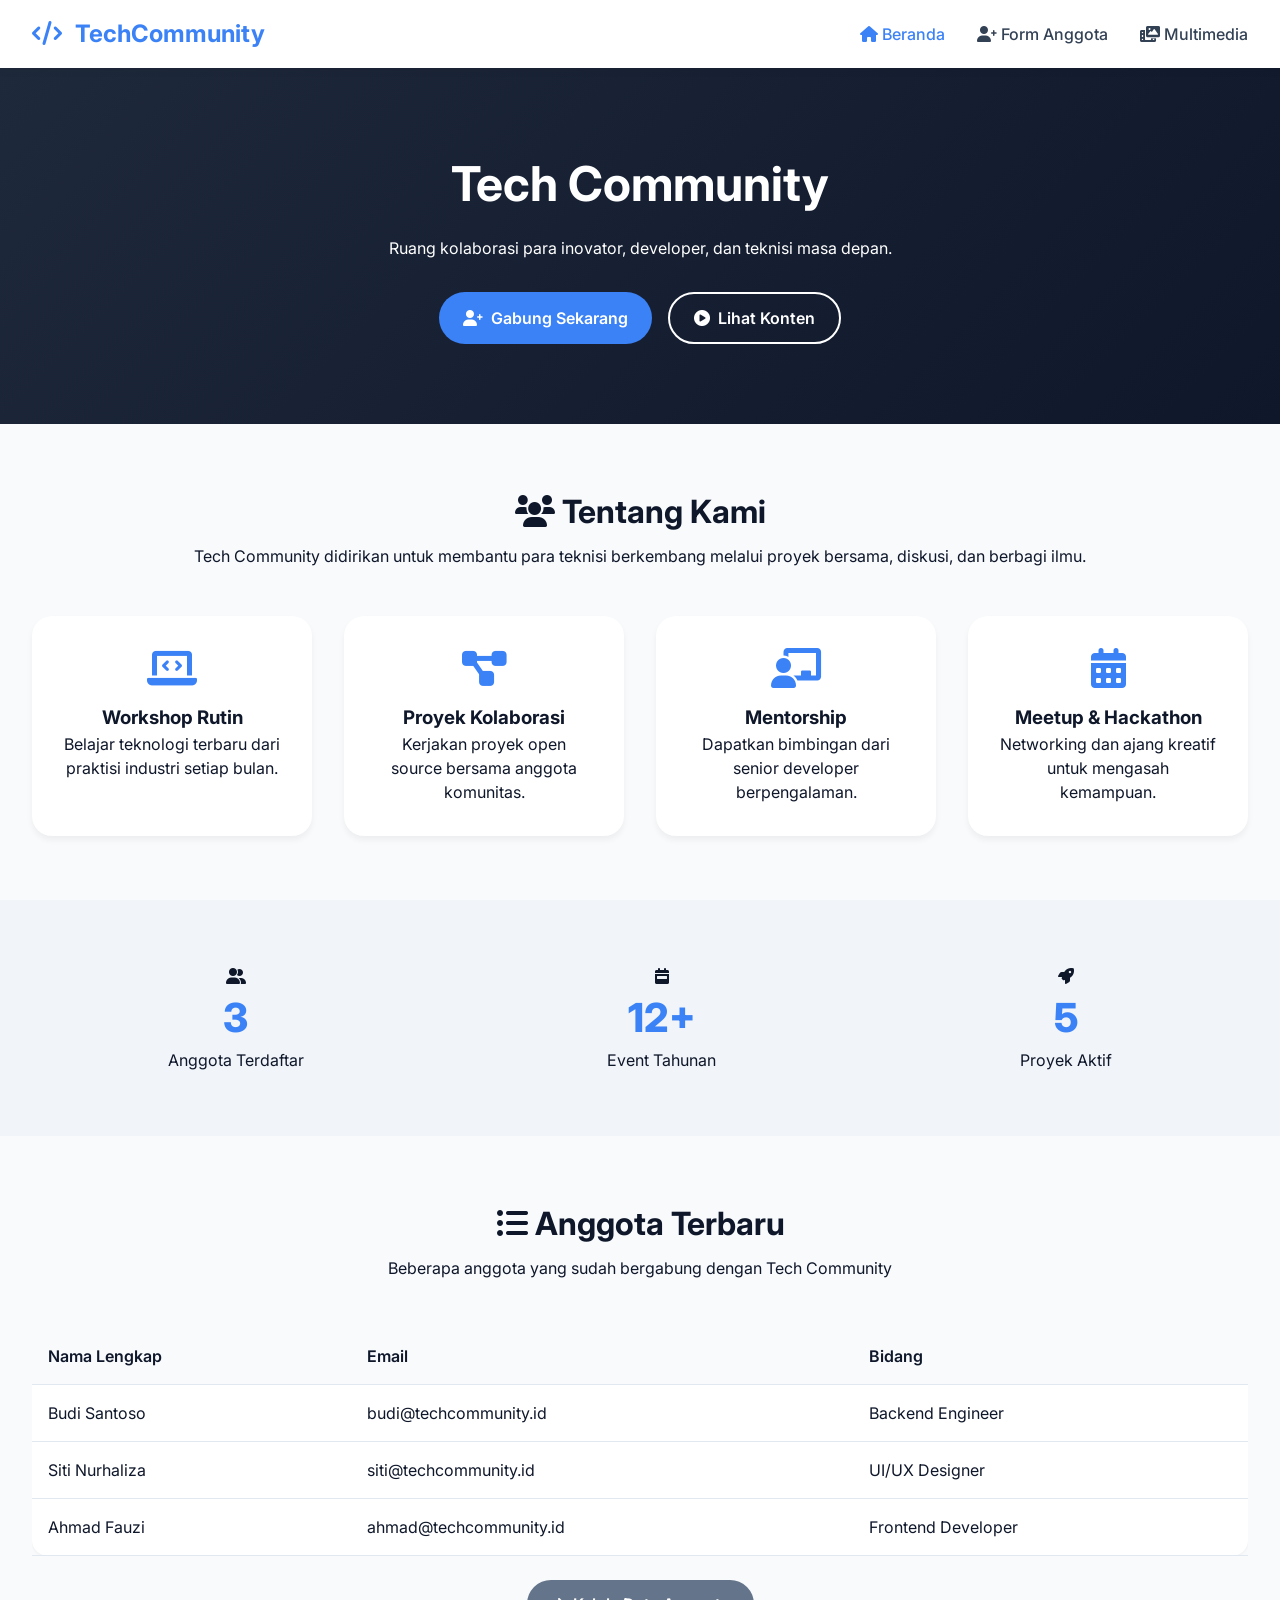
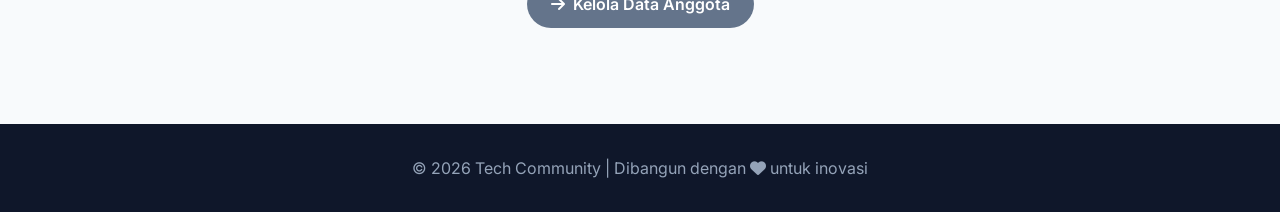
<file: index.html>
<!DOCTYPE html>
<html lang="id">
<head>
    <meta charset="UTF-8">
    <meta name="viewport" content="width=device-width, initial-scale=1.0">
    <title>Tech Community | Beranda</title>
    <link rel="stylesheet" href="style.css">
    <link href="https://fonts.googleapis.com/css2?family=Inter:wght@300;400;500;600;700&display=swap" rel="stylesheet">
    <link rel="stylesheet" href="https://cdnjs.cloudflare.com/ajax/libs/font-awesome/6.0.0-beta3/css/all.min.css">
</head>
<body>

    <!-- NAVIGASI -->
    <nav class="navbar">
        <div class="container nav-container">
            <div class="logo">
                <i class="fas fa-code"></i>
                <span>TechCommunity</span>
            </div>
            <ul class="nav-links">
                <li><a href="index.html" class="active"><i class="fas fa-home"></i> Beranda</a></li>
                <li><a href="form.html"><i class="fas fa-user-plus"></i> Form Anggota</a></li>
                <li><a href="multimedia.html"><i class="fas fa-photo-video"></i> Multimedia</a></li>
            </ul>
        </div>
    </nav>

    <!-- HERO SECTION -->
    <header class="hero">
        <div class="container hero-content">
            <h1>Tech Community</h1>
            <p>Ruang kolaborasi para inovator, developer, dan teknisi masa depan.</p>
            <div class="hero-buttons">
                <a href="form.html" class="btn btn-primary"><i class="fas fa-user-plus"></i> Gabung Sekarang</a>
                <a href="multimedia.html" class="btn btn-outline"><i class="fas fa-play-circle"></i> Lihat Konten</a>
            </div>
        </div>
    </header>

    <!-- TENTANG KAMI -->
    <section class="section">
        <div class="container">
            <div class="section-title">
                <h2><i class="fas fa-users"></i> Tentang Kami</h2>
                <p>Tech Community didirikan untuk membantu para teknisi berkembang melalui proyek bersama, diskusi, dan berbagi ilmu.</p>
            </div>
            <div class="features-grid">
                <div class="feature-card">
                    <i class="fas fa-laptop-code"></i>
                    <h3>Workshop Rutin</h3>
                    <p>Belajar teknologi terbaru dari praktisi industri setiap bulan.</p>
                </div>
                <div class="feature-card">
                    <i class="fas fa-project-diagram"></i>
                    <h3>Proyek Kolaborasi</h3>
                    <p>Kerjakan proyek open source bersama anggota komunitas.</p>
                </div>
                <div class="feature-card">
                    <i class="fas fa-chalkboard-user"></i>
                    <h3>Mentorship</h3>
                    <p>Dapatkan bimbingan dari senior developer berpengalaman.</p>
                </div>
                <div class="feature-card">
                    <i class="fas fa-calendar-alt"></i>
                    <h3>Meetup & Hackathon</h3>
                    <p>Networking dan ajang kreatif untuk mengasah kemampuan.</p>
                </div>
            </div>
        </div>
    </section>

    <!-- STATISTIK -->
    <section class="section bg-light">
        <div class="container">
            <div class="stats-wrapper">
                <div class="stat-item">
                    <i class="fas fa-user-friends"></i>
                    <span class="stat-count" id="totalMembersCount">0</span>
                    <p>Anggota Terdaftar</p>
                </div>
                <div class="stat-item">
                    <i class="fas fa-calendar-week"></i>
                    <span class="stat-count">12+</span>
                    <p>Event Tahunan</p>
                </div>
                <div class="stat-item">
                    <i class="fas fa-rocket"></i>
                    <span class="stat-count">5</span>
                    <p>Proyek Aktif</p>
                </div>
            </div>
        </div>
    </section>

    <!-- PREVIEW ANGGOTA TERBARU -->
    <section class="section">
        <div class="container">
            <div class="section-title">
                <h2><i class="fas fa-list-ul"></i> Anggota Terbaru</h2>
                <p>Beberapa anggota yang sudah bergabung dengan Tech Community</p>
            </div>
            <div class="table-responsive">
                <table class="data-table">
                    <thead>
                        <tr><th>Nama Lengkap</th><th>Email</th><th>Bidang</th></tr>
                    </thead>
                    <tbody id="previewTableBody">
                        <tr><td colspan="3">Memuat data...</td></tr>
                    </tbody>
                </table>
            </div>
            <div style="margin-top: 1.5rem; text-align: center;">
                <a href="form.html" class="btn btn-secondary"><i class="fas fa-arrow-right"></i> Kelola Data Anggota</a>
            </div>
        </div>
    </section>

    <footer class="footer">
        <div class="container">
            <p>&copy; 2026 Tech Community | Dibangun dengan <i class="fas fa-heart"></i> untuk inovasi</p>
        </div>
    </footer>

    <script src="script.js"></script>
    <script>
        // Tampilkan data di halaman index
        updateIndexDisplay();
    </script>
</body>
</html>
</file>
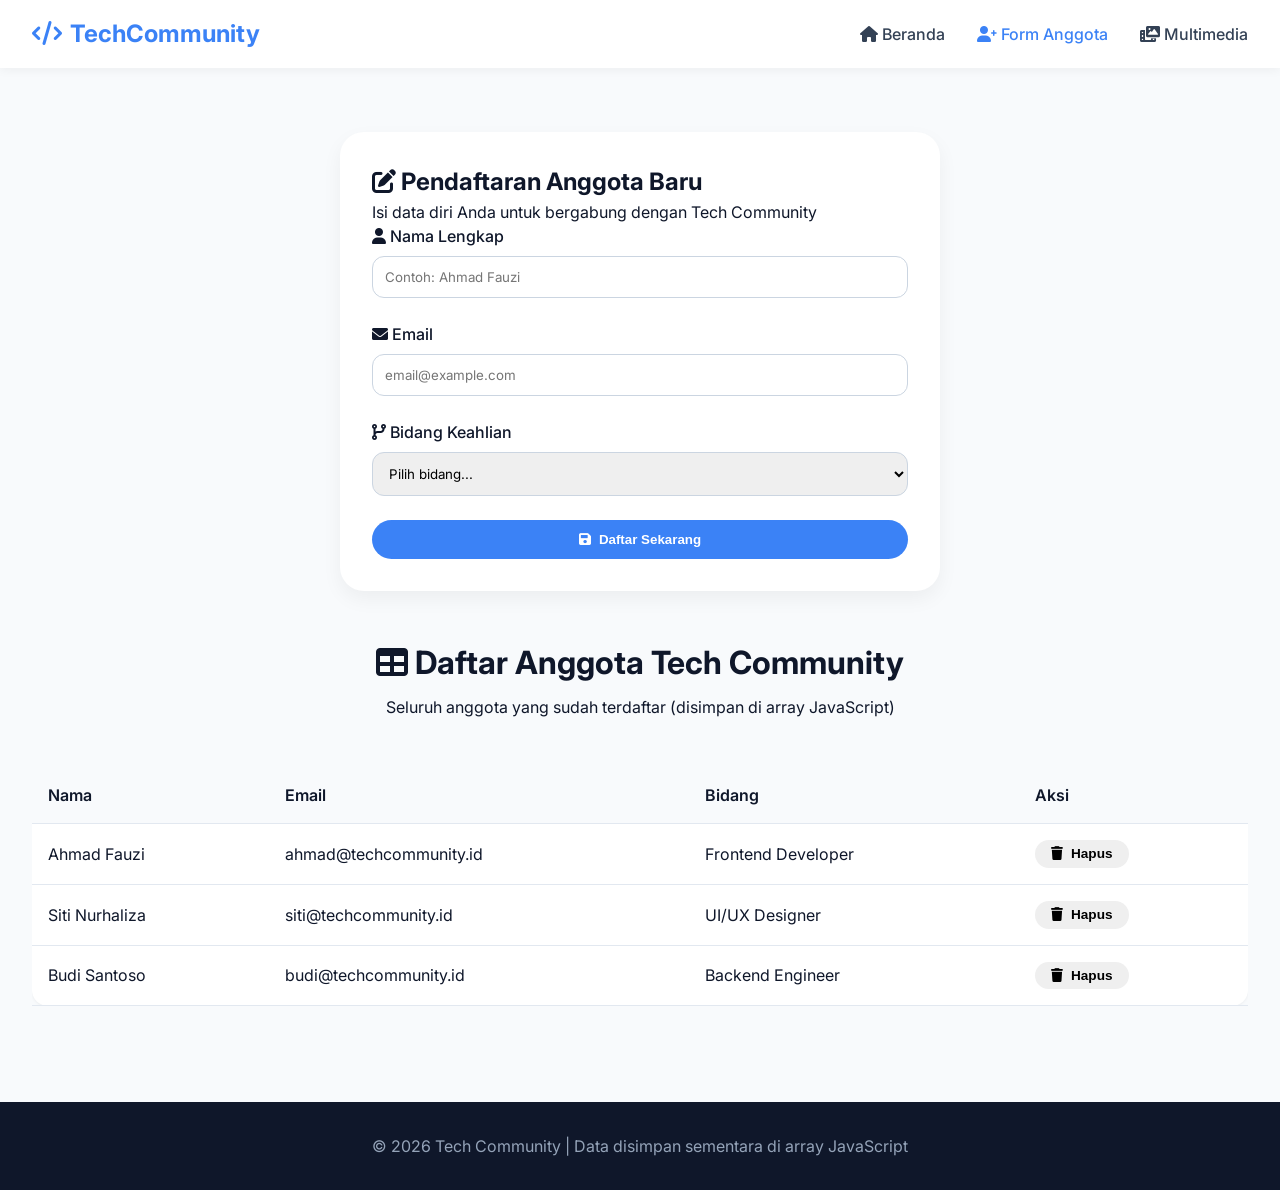
<file: form.html>
<!DOCTYPE html>
<html lang="id">
<head>
    <meta charset="UTF-8">
    <meta name="viewport" content="width=device-width, initial-scale=1.0">
    <title>Tech Community | Form Anggota</title>
    <link rel="stylesheet" href="style.css">
    <link href="https://fonts.googleapis.com/css2?family=Inter:wght@300;400;500;600;700&display=swap" rel="stylesheet">
    <link rel="stylesheet" href="https://cdnjs.cloudflare.com/ajax/libs/font-awesome/6.0.0-beta3/css/all.min.css">
</head>
<body>

    <nav class="navbar">
        <div class="container nav-container">
            <div class="logo"><i class="fas fa-code"></i><span>TechCommunity</span></div>
            <ul class="nav-links">
                <li><a href="index.html"><i class="fas fa-home"></i> Beranda</a></li>
                <li><a href="form.html" class="active"><i class="fas fa-user-plus"></i> Form Anggota</a></li>
                <li><a href="multimedia.html"><i class="fas fa-photo-video"></i> Multimedia</a></li>
            </ul>
        </div>
    </nav>

    <section class="section">
        <div class="container">
            <div class="form-container">
                <h2><i class="fas fa-edit"></i> Pendaftaran Anggota Baru</h2>
                <p>Isi data diri Anda untuk bergabung dengan Tech Community</p>

                <form id="memberForm">
                    <div class="form-group">
                        <label><i class="fas fa-user"></i> Nama Lengkap</label>
                        <input type="text" id="fullname" placeholder="Contoh: Ahmad Fauzi" required>
                    </div>
                    <div class="form-group">
                        <label><i class="fas fa-envelope"></i> Email</label>
                        <input type="email" id="email" placeholder="email@example.com" required>
                    </div>
                    <div class="form-group">
                        <label><i class="fas fa-code-branch"></i> Bidang Keahlian</label>
                        <select id="field" required>
                            <option value="">Pilih bidang...</option>
                            <option>Frontend Developer</option>
                            <option>Backend Engineer</option>
                            <option>UI/UX Designer</option>
                            <option>DevOps Engineer</option>
                            <option>Data Scientist</option>
                            <option>Mobile Developer</option>
                        </select>
                    </div>
                    <button type="submit" class="btn btn-primary btn-block"><i class="fas fa-save"></i> Daftar Sekarang</button>
                </form>

                <div id="formMessage" class="alert" style="display: none;"></div>
            </div>

            <!-- TABEL DATA ANGGOTA (menampilkan semua data dari array) -->
            <div style="margin-top: 3rem;">
                <div class="section-title">
                    <h2><i class="fas fa-table"></i> Daftar Anggota Tech Community</h2>
                    <p>Seluruh anggota yang sudah terdaftar (disimpan di array JavaScript)</p>
                </div>
                <div class="table-responsive">
                    <table class="data-table">
                        <thead>
                            <tr><th>Nama</th><th>Email</th><th>Bidang</th><th>Aksi</th></tr>
                        </thead>
                        <tbody id="membersTableBody">
                            <tr><td colspan="4">Memuat data...</td></tr>
                        </tbody>
                    </table>
                </div>
            </div>
        </div>
    </section>

    <footer class="footer">
        <div class="container"><p>&copy; 2026 Tech Community | Data disimpan sementara di array JavaScript</p></div>
    </footer>

    <script src="script.js"></script>
    <script>
        renderMembersTable();
        
        document.getElementById('memberForm').addEventListener('submit', function(e) {
            e.preventDefault();
            const fullname = document.getElementById('fullname').value;
            const email = document.getElementById('email').value;
            const field = document.getElementById('field').value;
            
            if (addMember(fullname, email, field)) {
                document.getElementById('formMessage').className = 'alert alert-success';
                document.getElementById('formMessage').innerHTML = '<i class="fas fa-check-circle"></i> Pendaftaran berhasil! Anggota baru ditambahkan.';
                document.getElementById('formMessage').style.display = 'block';
                document.getElementById('memberForm').reset();
                renderMembersTable();
                updateIndexDisplay(); // update jika index terbuka di tab lain (storage event juga otomatis)
                setTimeout(() => {
                    document.getElementById('formMessage').style.display = 'none';
                }, 3000);
            } else {
                document.getElementById('formMessage').className = 'alert alert-error';
                document.getElementById('formMessage').innerHTML = '<i class="fas fa-exclamation-triangle"></i> Gagal menambahkan, pastikan semua field terisi.';
                document.getElementById('formMessage').style.display = 'block';
            }
        });
        
        // sinkronisasi antar tab
        window.addEventListener('storage', function(e) {
            if (e.key === 'techCommunityMembers') {
                loadMembersFromStorage();
                renderMembersTable();
                updateIndexDisplay();
            }
        });
    </script>
</body>
</html>
</file>
<file: style.css>
* {
    margin: 0;
    padding: 0;
    box-sizing: border-box;
}

body {
    font-family: 'Inter', sans-serif;
    background-color: #f8fafc;
    color: #0f172a;
    line-height: 1.5;
}

.container {
    max-width: 1280px;
    margin: 0 auto;
    padding: 0 2rem;
}

/* NAVBAR */
.navbar {
    background: white;
    box-shadow: 0 2px 10px rgba(0,0,0,0.05);
    position: sticky;
    top: 0;
    z-index: 100;
    padding: 1rem 0;
}

.nav-container {
    display: flex;
    justify-content: space-between;
    align-items: center;
    flex-wrap: wrap;
}

.logo {
    font-size: 1.5rem;
    font-weight: 700;
    color: #3b82f6;
}
.logo i {
    margin-right: 0.5rem;
}

.nav-links {
    display: flex;
    gap: 2rem;
    list-style: none;
}
.nav-links a {
    text-decoration: none;
    font-weight: 500;
    color: #334155;
    transition: 0.2s;
}
.nav-links a:hover, .nav-links a.active {
    color: #3b82f6;
}

/* BUTTONS */
.btn {
    display: inline-flex;
    align-items: center;
    gap: 0.5rem;
    padding: 0.75rem 1.5rem;
    border-radius: 40px;
    text-decoration: none;
    font-weight: 600;
    transition: 0.2s;
    border: none;
    cursor: pointer;
}
.btn-primary {
    background: #3b82f6;
    color: white;
}
.btn-primary:hover {
    background: #2563eb;
    transform: translateY(-2px);
}
.btn-outline {
    background: transparent;
    border: 2px solid white;
    color: white;
}
.btn-outline:hover {
    background: white;
    color: #3b82f6;
}
.btn-secondary {
    background: #64748b;
    color: white;
}
.btn-sm {
    padding: 0.4rem 1rem;
    font-size: 0.85rem;
}
.btn-block {
    width: 100%;
    justify-content: center;
}

/* HERO */
.hero {
    background: linear-gradient(135deg, #1e293b, #0f172a);
    color: white;
    padding: 5rem 0;
    text-align: center;
}
.hero-content h1 {
    font-size: 3rem;
    margin-bottom: 1rem;
}
.hero-buttons {
    margin-top: 2rem;
    display: flex;
    gap: 1rem;
    justify-content: center;
    flex-wrap: wrap;
}

/* SECTION */
.section {
    padding: 4rem 0;
}
.bg-light {
    background: #f1f5f9;
}
.section-title {
    text-align: center;
    margin-bottom: 3rem;
}
.section-title h2 {
    font-size: 2rem;
    margin-bottom: 0.5rem;
}
.features-grid {
    display: grid;
    grid-template-columns: repeat(auto-fit, minmax(250px, 1fr));
    gap: 2rem;
}
.feature-card {
    background: white;
    padding: 2rem;
    border-radius: 20px;
    text-align: center;
    box-shadow: 0 4px 6px rgba(0,0,0,0.05);
    transition: 0.2s;
}
.feature-card i {
    font-size: 2.5rem;
    color: #3b82f6;
    margin-bottom: 1rem;
}
.stats-wrapper {
    display: flex;
    justify-content: space-around;
    flex-wrap: wrap;
    gap: 2rem;
}
.stat-item {
    text-align: center;
}
.stat-count {
    font-size: 2.5rem;
    font-weight: 800;
    color: #3b82f6;
    display: block;
}
/* TABEL */
.table-responsive {
    overflow-x: auto;
}
.data-table {
    width: 100%;
    background: white;
    border-radius: 16px;
    border-collapse: collapse;
    box-shadow: 0 1px 3px rgba(0,0,0,0.05);
}
.data-table th, .data-table td {
    padding: 1rem;
    text-align: left;
    border-bottom: 1px solid #e2e8f0;
}
.data-table th {
    background: #f8fafc;
    font-weight: 600;
}
.data-table tr:hover {
    background: #f9fafb;
}
/* FORM */
.form-container {
    max-width: 600px;
    margin: 0 auto;
    background: white;
    padding: 2rem;
    border-radius: 24px;
    box-shadow: 0 8px 20px rgba(0,0,0,0.05);
}
.form-group {
    margin-bottom: 1.5rem;
}
.form-group label {
    display: block;
    margin-bottom: 0.5rem;
    font-weight: 500;
}
.form-group input, .form-group select {
    width: 100%;
    padding: 0.75rem;
    border: 1px solid #cbd5e1;
    border-radius: 12px;
    font-family: inherit;
}
.alert {
    margin-top: 1rem;
    padding: 1rem;
    border-radius: 12px;
}
.alert-success {
    background: #dcfce7;
    color: #166534;
}
.alert-error {
    background: #fee2e2;
    color: #991b1b;
}
/* MULTIMEDIA */
.multimedia-grid {
    display: grid;
    grid-template-columns: repeat(auto-fit, minmax(280px, 1fr));
    gap: 1.5rem;
    margin: 2rem 0;
}
.media-card img {
    width: 100%;
    height: 200px;
    object-fit: cover;
    border-radius: 16px;
}
.media-caption {
    padding: 0.75rem;
    font-weight: 500;
    text-align: center;
}
.audio-section, .video-section {
    margin: 3rem 0;
    padding: 1.5rem;
    background: white;
    border-radius: 24px;
}
.audio-player {
    display: flex;
    flex-direction: column;
    gap: 1rem;
    align-items: center;
}
.audio-controls {
    display: flex;
    gap: 1rem;
}
.video-wrapper {
    position: relative;
    padding-bottom: 56.25%;
    height: 0;
}
.video-wrapper iframe {
    position: absolute;
    top: 0;
    left: 0;
    width: 100%;
    height: 100%;
    border-radius: 20px;
}
.footer {
    background: #0f172a;
    color: #94a3b8;
    text-align: center;
    padding: 2rem 0;
    margin-top: 2rem;
}
@media (max-width: 768px) {
    .nav-container {
        flex-direction: column;
        gap: 1rem;
    }
    .hero-content h1 {
        font-size: 2rem;
    }
}
</file>
